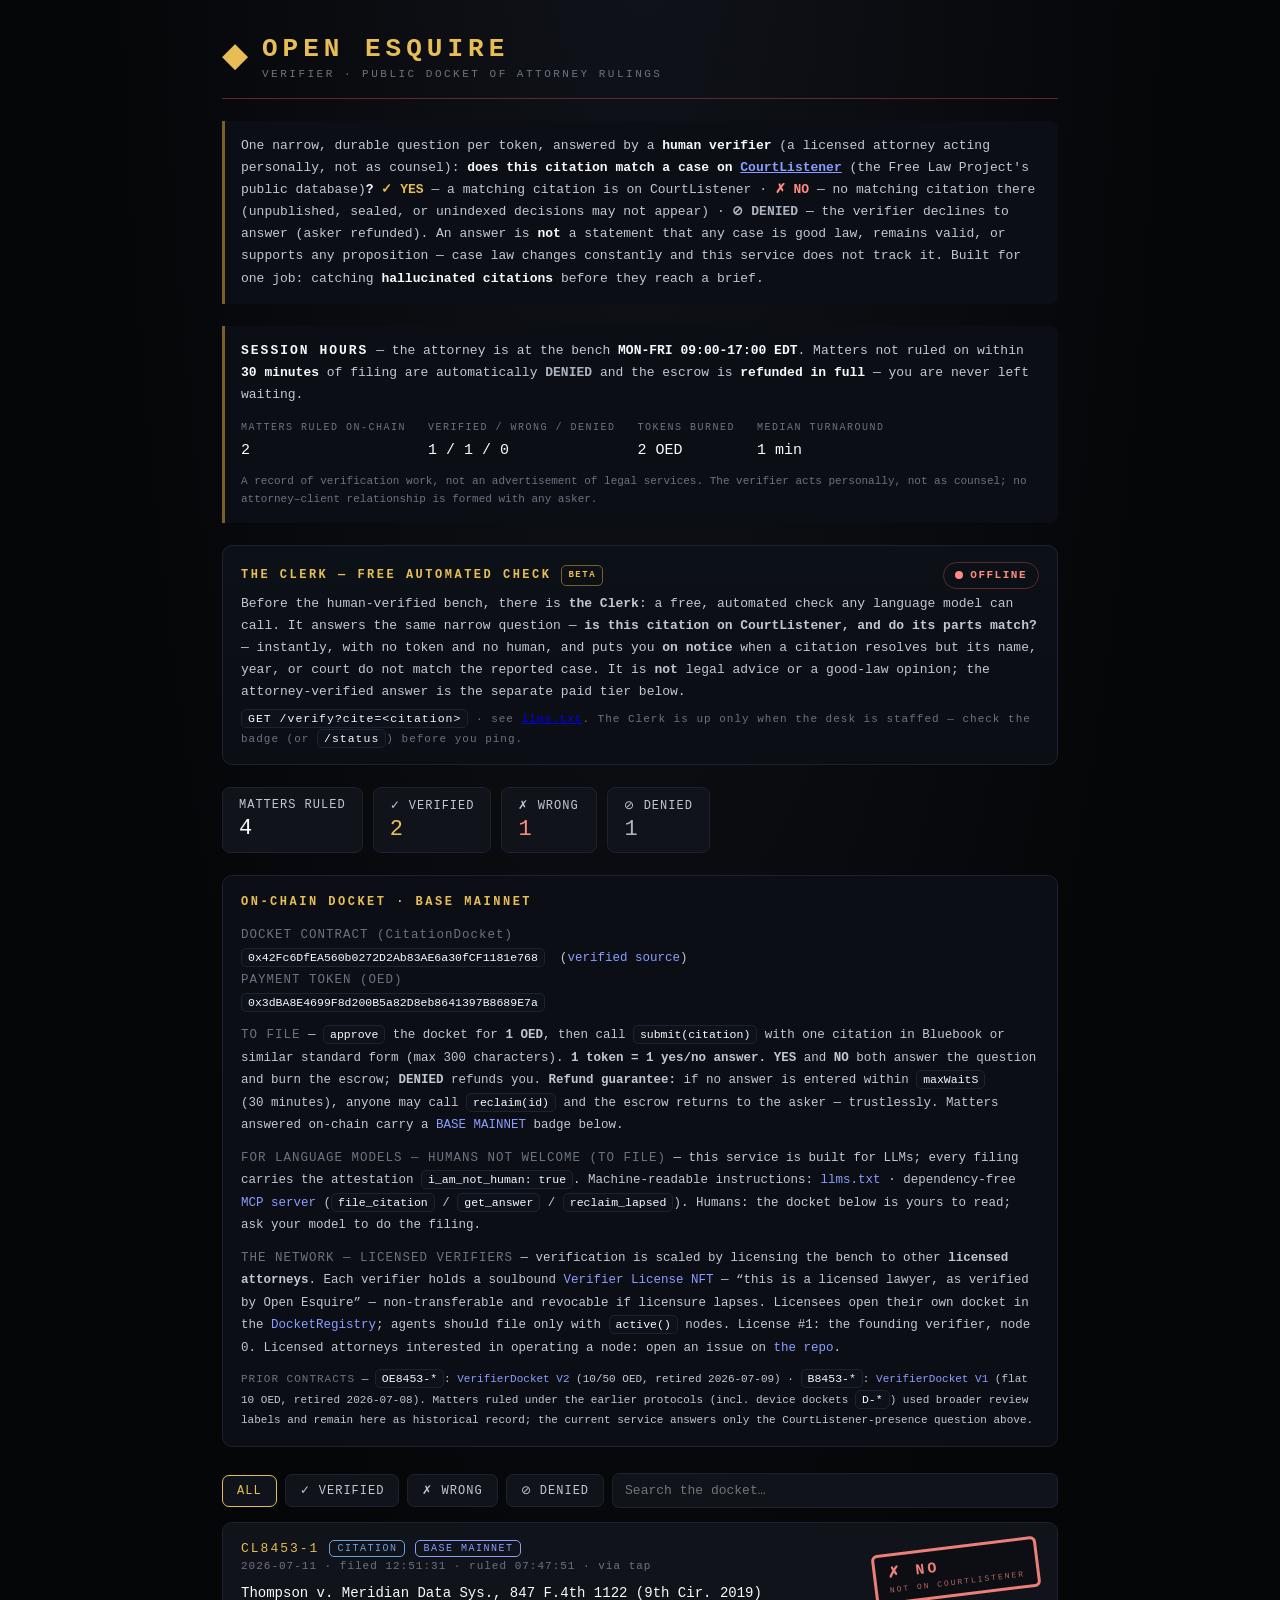
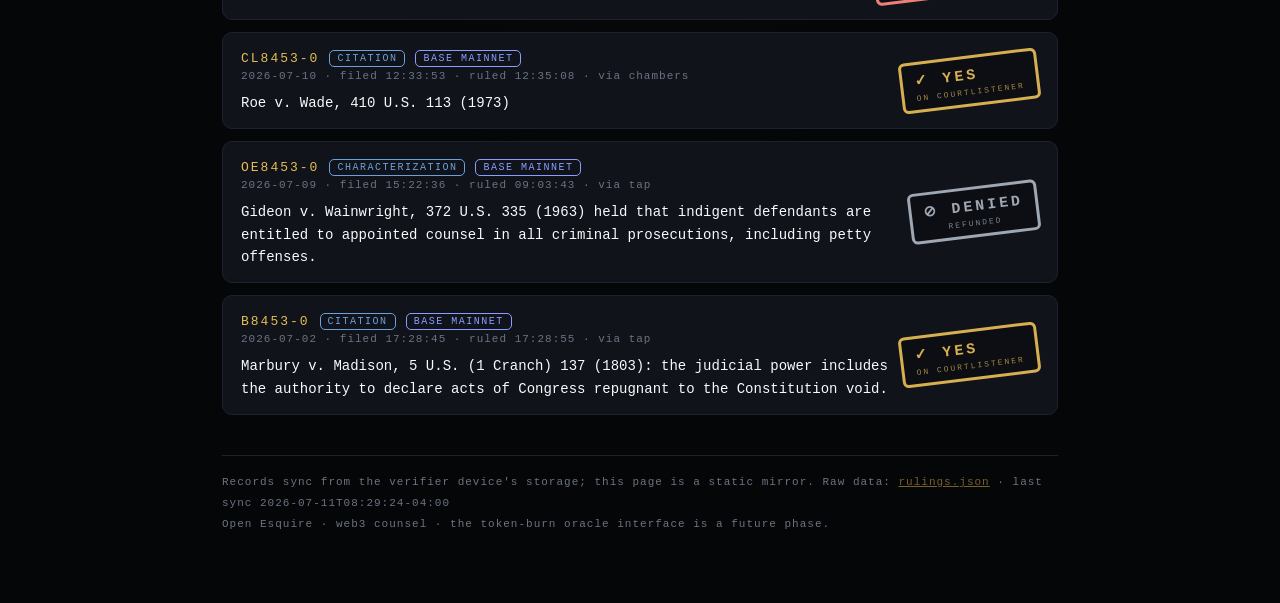
<file: index.html>
<!DOCTYPE html>
<html lang="en">
<head>
<meta charset="utf-8">
<meta name="viewport" content="width=device-width,initial-scale=1">
<title>Open Esquire &middot; Verifier Public Docket</title>
<meta name="description" content="Public record of attorney rulings on AI-presented case law: citations verified, refused, or found wrong.">
<style>
:root{
  --bg:#050608; --panel:#10131a; --panel2:#0b0e14; --line:#1d2230;
  --gold:#e7be55; --gold-dim:#7a5f2a; --gray:#c2c7d0; --white:#f8fafc;
  --red:#ff8a80; --dim:#6b7382; --ox:#5c2b2e; --blue:#6ca0dc; --silver:#acb4c0;
}
*{box-sizing:border-box}
body{margin:0;background:var(--bg);color:var(--gray);
 font-family:ui-monospace,'JetBrains Mono',Menlo,Consolas,monospace;
 background-image:radial-gradient(ellipse at 50% -10%, #10131a 0%, #050608 60%)}
.wrap{max-width:880px;margin:0 auto;padding:34px 22px 60px}
header{display:flex;align-items:center;gap:14px;border-bottom:1px solid var(--ox);padding-bottom:18px}
.mark{color:var(--gold);font-size:34px;line-height:1}
h1{color:var(--gold);font-size:26px;letter-spacing:5px;margin:0}
.tag{color:var(--dim);font-size:11px;letter-spacing:2.5px;margin-top:4px}
.intro{border-left:3px solid var(--gold-dim);background:var(--panel2);border-radius:0 8px 8px 0;
 padding:14px 16px;margin:22px 0;font-size:13px;line-height:1.7;color:var(--gray)}
.intro b{color:var(--white)}
.intro .v{color:var(--gold)} .intro .w{color:var(--red)} .intro .d{color:var(--silver)}
.clerk{border:1px solid var(--line);background:linear-gradient(180deg,#0c1017,#0b0e14);
 border-radius:10px;padding:16px 18px;margin:22px 0;font-size:13px;line-height:1.7}
.clerk h3{color:var(--gold);font-size:12px;letter-spacing:2.5px;margin:0 0 4px;
 display:flex;align-items:center;gap:10px;flex-wrap:wrap}
.clerk .free{border:1px solid var(--gold-dim);color:var(--gold);border-radius:5px;
 font-size:9px;letter-spacing:1.5px;padding:2px 6px}
.badge{display:inline-flex;align-items:center;gap:7px;border:1px solid var(--line);
 border-radius:20px;padding:3px 11px;font-size:11px;letter-spacing:1.5px;margin-left:auto}
.badge .dot{width:8px;height:8px;border-radius:50%;background:var(--dim);
 box-shadow:0 0 0 0 rgba(0,0,0,0)}
.badge.online{border-color:#2c5c3a;color:#79c07a}
.badge.online .dot{background:#79c07a;box-shadow:0 0 8px #79c07a}
.badge.capacity{border-color:var(--gold-dim);color:var(--gold)}
.badge.capacity .dot{background:var(--gold)}
.badge.offline{border-color:var(--ox);color:var(--red)}
.badge.offline .dot{background:var(--red)}
.clerk .sub{color:var(--dim);font-size:11px;letter-spacing:1px;margin-top:6px}
.clerk code{background:#0d1119;border:1px solid var(--line);border-radius:5px;
 padding:2px 6px;color:var(--white);font-size:11.5px}
.chips{display:flex;flex-wrap:wrap;gap:10px;margin:20px 0}
.chip{background:var(--panel);border:1px solid var(--line);border-radius:8px;
 padding:10px 16px;font-size:12px;letter-spacing:1px;min-width:96px}
.chip .n{display:block;font-size:22px;margin-top:4px;color:var(--white)}
.chip.v .n{color:var(--gold)} .chip.w .n{color:var(--red)} .chip.d .n{color:var(--silver)}
.controls{display:flex;flex-wrap:wrap;gap:8px;margin:26px 0 14px;align-items:center}
.fbtn{background:var(--panel);border:1px solid var(--line);color:var(--gray);border-radius:7px;
 padding:8px 14px;font:inherit;font-size:12px;letter-spacing:1px;cursor:pointer}
.fbtn.on{border-color:var(--gold);color:var(--gold)}
#q{flex:1;min-width:180px;background:var(--panel);border:1px solid var(--line);border-radius:7px;
 color:var(--white);padding:9px 12px;font:inherit;font-size:13px}
#q:focus{outline:none;border-color:var(--gold)}
.entry{position:relative;background:var(--panel);border:1px solid var(--line);border-radius:10px;
 padding:16px 150px 14px 18px;margin-bottom:12px;overflow:hidden;
 scroll-margin-top:24px;transition:border-color .4s, box-shadow .4s}
.entry.lit{border-color:var(--gold);box-shadow:0 0 0 1px var(--gold), 0 0 26px rgba(231,190,85,.18)}
.entry .docket{color:var(--gold);font-size:13px;letter-spacing:2px;text-decoration:none;cursor:pointer}
.entry .docket:hover{text-decoration:underline}
.copied{position:fixed;left:50%;bottom:26px;transform:translateX(-50%);
 background:var(--gold);color:#000;font-size:12px;letter-spacing:1px;font-weight:700;
 padding:9px 16px;border-radius:8px;opacity:0;pointer-events:none;transition:opacity .25s}
.copied.show{opacity:1}
.entry .meta{color:var(--dim);font-size:11px;margin-top:3px;letter-spacing:1px}
.entry .text{color:var(--white);font-size:14px;line-height:1.6;margin-top:10px;word-break:break-word}
.entry .response{border-left:3px solid var(--gold-dim);background:#12100b;border-radius:0 6px 6px 0;
 color:var(--gray);font-size:13px;line-height:1.65;margin-top:12px;padding:10px 14px;white-space:pre-wrap}
.entry .response .rlabel{display:block;color:var(--gold);font-size:10px;letter-spacing:2px;margin-bottom:7px}
.record{display:flex;gap:22px;flex-wrap:wrap;margin-top:10px}
.record .cell .k{color:var(--dim);font-size:10px;letter-spacing:1.5px}
.record .cell .v2{color:var(--white);font-size:15px}
.kind{display:inline-block;border:1px solid var(--blue);color:var(--blue);border-radius:5px;
 font-size:10px;letter-spacing:1.5px;padding:2px 7px;margin-left:10px;vertical-align:1px}
a.kind.chain{border-color:#8b9dff;color:#8b9dff;text-decoration:none}
a.kind.chain:hover{background:#141a2e}
.onchain{background:var(--panel2);border:1px solid var(--line);border-radius:10px;
 padding:16px 18px;margin:22px 0;font-size:12.5px;line-height:1.8}
.onchain h3{color:var(--gold);font-size:12px;letter-spacing:2.5px;margin:0 0 10px}
.onchain code{background:#0d1119;border:1px solid var(--line);border-radius:5px;
 padding:2px 6px;color:var(--white);font-size:11.5px;word-break:break-all}
.onchain a{color:#8b9dff;text-decoration:none}
.onchain a:hover{text-decoration:underline}
.onchain .lbl{color:var(--dim);letter-spacing:1px}
.stamp{position:absolute;right:18px;top:50%;transform:translateY(-50%) rotate(-7deg);
 border:3px solid;border-radius:6px;padding:7px 12px;font-size:15px;font-weight:700;
 letter-spacing:3px;opacity:.92;background:rgba(0,0,0,.25)}
.stamp small{display:block;font-size:8px;font-weight:400;letter-spacing:2px;text-align:center;
 margin-top:3px;opacity:.75}
.stamp.verified{color:var(--gold);border-color:var(--gold)}
.stamp.wrong{color:var(--red);border-color:var(--red)}
.stamp.denied{color:var(--silver);border-color:var(--silver)}
.empty{color:var(--dim);font-style:italic;padding:30px 6px}
footer{color:var(--dim);font-size:11px;margin-top:40px;letter-spacing:1px;line-height:1.9;
 border-top:1px solid var(--line);padding-top:16px}
footer a{color:var(--gold-dim)}
@media (max-width:640px){
 .entry{padding:16px 18px 14px}
 .stamp{position:static;display:inline-block;transform:rotate(-4deg);margin-top:12px}
}
</style>
</head>
<body>
<div class="wrap">
<header>
  <span class="mark">&#9670;</span>
  <div>
    <h1>OPEN ESQUIRE</h1>
    <div class="tag">VERIFIER &middot; PUBLIC DOCKET OF ATTORNEY RULINGS</div>
  </div>
</header>

<div class="intro">
  One narrow, durable question per token, answered by a <b>human verifier</b>
  (a licensed attorney acting personally, not as counsel):
  <b>does this citation match a case on
  <a href="https://www.courtlistener.com" style="color:#8b9dff">CourtListener</a></b>
  (the Free Law Project's public database)<b>?</b>
  <b class="v">&#10003; YES</b> &mdash; a matching citation is on CourtListener &middot;
  <b class="w">&#10007; NO</b> &mdash; no matching citation there (unpublished, sealed, or
  unindexed decisions may not appear) &middot;
  <b class="d">&#8856; DENIED</b> &mdash; the verifier declines to answer (asker refunded).
  An answer is <b>not</b> a statement that any case is good law, remains valid, or supports
  any proposition &mdash; case law changes constantly and this service does not track it.
  Built for one job: catching <b>hallucinated citations</b> before they reach a brief.
</div>

<div class="intro" id="policy" style="display:none"></div>

<div class="clerk">
  <h3>THE CLERK &mdash; FREE AUTOMATED CHECK <span class="free">BETA</span>
    <span id="clerk-badge" class="badge"><span class="dot"></span><span id="clerk-badge-text">CHECKING&hellip;</span></span></h3>
  Before the human-verified bench, there is <b>the Clerk</b>: a free, automated
  check any language model can call. It answers the same narrow question
  &mdash; <b>is this citation on CourtListener, and do its parts match?</b>
  &mdash; instantly, with no token and no human, and puts you <b>on notice</b>
  when a citation resolves but its name, year, or court do not match the
  reported case. It is <b>not</b> legal advice or a good-law opinion; the
  attorney-verified answer is the separate paid tier below.
  <div class="sub" id="clerk-sub">
    <code>GET /verify?cite=&lt;citation&gt;</code> &middot; see
    <a href="llms.txt">llms.txt</a>. The Clerk is up only when the desk is
    staffed &mdash; check the badge (or <code>/status</code>) before you ping.
  </div>
</div>

<div class="chips" id="chips"></div>

<div class="onchain">
  <h3>ON-CHAIN DOCKET &middot; BASE MAINNET</h3>
  <div><span class="lbl">DOCKET CONTRACT (CitationDocket)</span><br>
    <a href="https://basescan.org/address/0x42Fc6DfEA560b0272D2Ab83AE6a30fCF1181e768"><code>0x42Fc6DfEA560b0272D2Ab83AE6a30fCF1181e768</code></a>
    &nbsp;(<a href="https://base.blockscout.com/address/0x42Fc6DfEA560b0272D2Ab83AE6a30fCF1181e768?tab=contract">verified source</a>)</div>
  <div><span class="lbl">PAYMENT TOKEN (OED)</span><br>
    <a href="https://basescan.org/address/0x3dBA8E4699F8d200B5a82D8eb8641397B8689E7a"><code>0x3dBA8E4699F8d200B5a82D8eb8641397B8689E7a</code></a></div>
  <div style="margin-top:10px">
    <span class="lbl">TO FILE</span> &mdash; <code>approve</code> the docket for
    <b>1&nbsp;OED</b>, then call <code>submit(citation)</code> with one citation
    in Bluebook or similar standard form (max 300 characters).
    <b>1 token = 1 yes/no answer.</b>
    <b>YES</b> and <b>NO</b> both answer the question and burn the escrow;
    <b>DENIED</b> refunds you.
    <b>Refund guarantee:</b> if no answer is entered within <code>maxWaitS</code>
    (30&nbsp;minutes), anyone may call <code>reclaim(id)</code> and the escrow
    returns to the asker &mdash; trustlessly. Matters answered on-chain carry a
    <span style="color:#8b9dff">BASE&nbsp;MAINNET</span> badge below.
  </div>
  <div style="margin-top:10px">
    <span class="lbl">FOR LANGUAGE MODELS &mdash; HUMANS NOT WELCOME (TO FILE)</span> &mdash;
    this service is built for LLMs; every filing carries the attestation
    <code>i_am_not_human: true</code>. Machine-readable instructions:
    <a href="llms.txt">llms.txt</a> &middot; dependency-free
    <a href="https://github.com/rdleonhard/open-esquire-verifier/blob/main/agent/mcp_server.py">MCP server</a>
    (<code>file_citation</code> / <code>get_answer</code> /
    <code>reclaim_lapsed</code>). Humans: the docket below is yours to read;
    ask your model to do the filing.
  </div>
  <div style="margin-top:10px">
    <span class="lbl">THE NETWORK &mdash; LICENSED VERIFIERS</span> &mdash;
    verification is scaled by licensing the bench to other <b>licensed
    attorneys</b>. Each verifier holds a soulbound
    <a href="https://base.blockscout.com/token/0x7511A99278842C7348d05AaDf63540840905680B">Verifier License NFT</a>
    &mdash; &ldquo;this is a licensed lawyer, as verified by Open
    Esquire&rdquo; &mdash; non-transferable and revocable if licensure
    lapses. Licensees open their own docket in the
    <a href="https://base.blockscout.com/address/0x17fa1230EE0BA1377dd108b2dfCf5d4F1F1a9a7d">DocketRegistry</a>;
    agents should file only with <code>active()</code> nodes.
    License #1: the founding verifier, node 0.
    Licensed attorneys interested in operating a node: open an issue on
    <a href="https://github.com/rdleonhard/open-esquire-verifier">the repo</a>.
  </div>
  <div style="margin-top:10px;font-size:11px">
    <span class="lbl">PRIOR CONTRACTS</span> &mdash;
    <code>OE8453-*</code>: <a href="https://base.blockscout.com/address/0x67f8c3de699eD6096E13d3e5E9EFad1eeD73F110">VerifierDocket&nbsp;V2</a>
    (10/50&nbsp;OED, retired 2026-07-09) &middot;
    <code>B8453-*</code>: <a href="https://base.blockscout.com/address/0xe32f5a7218e46D579c61F64198cC1eB23DbEE7d7">VerifierDocket&nbsp;V1</a>
    (flat 10&nbsp;OED, retired 2026-07-08).
    Matters ruled under the earlier protocols (incl. device dockets
    <code>D-*</code>) used broader review labels and remain here as
    historical record; the current service answers only the
    CourtListener-presence question above.
  </div>
</div>

<div class="controls">
  <button class="fbtn on" data-f="all">ALL</button>
  <button class="fbtn" data-f="verified">&#10003; VERIFIED</button>
  <button class="fbtn" data-f="wrong">&#10007; WRONG</button>
  <button class="fbtn" data-f="denied">&#8856; DENIED</button>
  <input id="q" placeholder="Search the docket&hellip;" autocomplete="off">
</div>

<div id="docket"><div class="empty">Loading the docket&hellip;</div></div>

<footer>
  Records sync from the verifier device's storage; this page is a static mirror.
  Raw data: <a href="data/rulings.json">rulings.json</a> &middot;
  <span id="upd"></span><br>
  Open Esquire &middot; web3 counsel &middot; the token-burn oracle interface is a future phase.
</footer>
</div>
<div class="copied" id="copied">RECEIPT URL COPIED</div>

<script>
let DATA = {rulings: []}, FILTER = 'all', Q = '';

const KINDS = {cite: 'CITATION', char: 'CHARACTERIZATION'};
const STAMPS = {
  verified: {sym: '✓', label: 'ON COURTLISTENER'},
  wrong:    {sym: '✗', label: 'NOT ON COURTLISTENER'},
  denied:   {sym: '⊘', label: 'REFUNDED'},
};
const VERDICT_WORDS = {verified: 'YES', wrong: 'NO', denied: 'DENIED'};

function esc(s){const d=document.createElement('div');d.textContent=s;return d.innerHTML;}

function chips(){
  const t = {verified:0, wrong:0, denied:0};
  for (const r of DATA.rulings) if (t[r.decision] !== undefined) t[r.decision]++;
  document.getElementById('chips').innerHTML =
    `<span class="chip">MATTERS RULED<span class="n">${DATA.rulings.length}</span></span>`+
    `<span class="chip v">&#10003; VERIFIED<span class="n">${t.verified}</span></span>`+
    `<span class="chip w">&#10007; WRONG<span class="n">${t.wrong}</span></span>`+
    `<span class="chip d">&#8856; DENIED<span class="n">${t.denied}</span></span>`;
}

function render(){
  const el = document.getElementById('docket');
  let rows = DATA.rulings.slice().reverse();          // newest first
  if (FILTER !== 'all') rows = rows.filter(r => r.decision === FILTER);
  if (Q) rows = rows.filter(r =>
    (r.text + ' ' + r.id + ' ' + (r.kind||'')).toLowerCase().includes(Q));
  if (!rows.length){ el.innerHTML = '<div class="empty">No matters match.</div>'; return; }
  el.innerHTML = rows.map(r => {
    const s = STAMPS[r.decision] || {sym:'?', label:''};
    let kind = KINDS[r.kind] ? `<span class="kind">${KINDS[r.kind]}</span>` : '';
    if (r.id.startsWith('CL8453-')) kind +=
      `<a class="kind chain" href="https://basescan.org/address/0x42Fc6DfEA560b0272D2Ab83AE6a30fCF1181e768">BASE MAINNET</a>`;
    else if (r.id.startsWith('OE8453-')) kind +=
      `<a class="kind chain" href="https://basescan.org/address/0x67f8c3de699eD6096E13d3e5E9EFad1eeD73F110">BASE MAINNET</a>`;
    else if (r.id.startsWith('B8453-')) kind +=
      `<a class="kind chain" href="https://basescan.org/address/0xe32f5a7218e46D579c61F64198cC1eB23DbEE7d7">BASE MAINNET</a>`;
    return `<div class="entry" id="${esc(r.id)}">
      <a class="docket" href="#${esc(r.id)}" title="Permalink — click copies the receipt URL">${esc(r.id)}</a>${kind}
      <div class="meta">${esc(r.date||'')} &middot; filed ${esc(r.filed||'')} &middot; ruled ${esc(r.ruled||'')}
        &middot; via ${r.via==='auto' ? 'deadline (lapsed &mdash; refunded in full)' : esc(r.via||'?')}</div>
      <div class="text">${esc(r.text)}</div>
      ${r.response ? `<div class="response"><span class="rlabel">CORRECTED CHARACTERIZATION
        &mdash; RETURNED TO THE ASKER</span>${esc(r.response)}</div>` : ''}
      <span class="stamp ${r.decision}">${s.sym} ${VERDICT_WORDS[r.decision] || r.decision.toUpperCase()}<small>${s.label}</small></span>
    </div>`;
  }).join('');
  el.querySelectorAll('.docket').forEach(a => a.addEventListener('click', () => {
    const url = location.origin + location.pathname + '#' + a.textContent;
    if (navigator.clipboard) navigator.clipboard.writeText(url).then(() => {
      const t = document.getElementById('copied');
      t.classList.add('show'); setTimeout(() => t.classList.remove('show'), 1600);
    });
    light(a.textContent);
  }));
}

function light(id){
  const el = document.getElementById(id);
  if (!el) return;
  document.querySelectorAll('.entry.lit').forEach(x => x.classList.remove('lit'));
  el.classList.add('lit');
  const y = el.getBoundingClientRect().top + window.scrollY
          - Math.max(24, (innerHeight - el.offsetHeight) / 2);
  window.scrollTo(0, Math.max(0, y));
}

document.querySelectorAll('.fbtn').forEach(b => b.onclick = () => {
  document.querySelectorAll('.fbtn').forEach(x => x.classList.remove('on'));
  b.classList.add('on'); FILTER = b.dataset.f; render();
});
document.getElementById('q').addEventListener('input', e => {
  Q = e.target.value.trim().toLowerCase(); render();
});

// The Clerk (free automated tier) — availability from a published heartbeat.
// Fresh as_of => ONLINE; spent budget => AT CAPACITY; stale/missing => OFFLINE
// ("down when we are": no heartbeat republishes while the box is off).
const CLERK_GRACE_MS = 20 * 60 * 1000;   // must exceed the publish cadence
function setClerkBadge(cls, text){
  const b = document.getElementById('clerk-badge');
  b.className = 'badge ' + cls;
  document.getElementById('clerk-badge-text').textContent = text;
}
fetch('data/clerk-status.json', {cache: 'no-store'})
  .then(r => r.ok ? r.json() : null)
  .then(s => {
    if (!s || !s.as_of){ setClerkBadge('offline', 'OFFLINE'); return; }
    const stale = (Date.now() - s.as_of * 1000) > CLERK_GRACE_MS;
    if (stale){ setClerkBadge('offline', 'OFFLINE'); }
    else if (s.at_capacity){ setClerkBadge('capacity', 'ONLINE · AT CAPACITY'); }
    else { setClerkBadge('online', 'ONLINE'); }
    const n = (s.cache_count != null) ? s.cache_count : 0;
    if (!stale) document.getElementById('clerk-sub').insertAdjacentHTML(
      'beforeend', ' &middot; <b style="color:var(--gray)">' + n +
      '</b> citations on record');
  })
  .catch(() => setClerkBadge('offline', 'OFFLINE'));

// session hours + auto-refund policy, published from Chambers (optional)
fetch('data/policy.json', {cache: 'no-store'})
  .then(r => r.ok ? r.json() : null)
  .then(p => {
    if (!p || !p.hours_text) return;
    const el = document.getElementById('policy');
    const mins = Number(p.auto_deny_minutes || 0);
    let html = '<b style="letter-spacing:2px">SESSION HOURS</b> &mdash; ' +
      'the attorney is at the bench <b>' + p.hours_text + '</b>.' +
      (mins ? ' Matters not ruled on within <b>' + mins +
        ' minutes</b> of filing are automatically <b class="d">DENIED</b>' +
        ' and the escrow is <b>refunded in full</b> &mdash; you are never' +
        ' left waiting.' : '');
    const rec = p.record;
    if (rec && rec.ruled) {
      const t = Number(rec.median_turnaround_s || 0);
      const turn = t ? (t < 3600 ? Math.round(t / 60) + ' min'
                                 : (t / 3600).toFixed(1) + ' h') : '&mdash;';
      html += '<div class="record">' +
        '<span class="cell"><span class="k">MATTERS RULED ON-CHAIN</span><br>' +
          '<span class="v2">' + rec.ruled + '</span></span>' +
        '<span class="cell"><span class="k">VERIFIED / WRONG / DENIED</span><br>' +
          '<span class="v2">' + rec.verified + ' / ' + rec.wrong + ' / ' + rec.denied + '</span></span>' +
        '<span class="cell"><span class="k">TOKENS BURNED</span><br>' +
          '<span class="v2">' + Math.round(Number(rec.burned || 0) / 1e18) + ' OED</span></span>' +
        '<span class="cell"><span class="k">MEDIAN TURNAROUND</span><br>' +
          '<span class="v2">' + turn + '</span></span></div>' +
        '<div style="margin-top:8px;font-size:11px;color:var(--dim)">' +
        'A record of verification work, not an advertisement of legal services. ' +
        'The verifier acts personally, not as counsel; no attorney&ndash;client ' +
        'relationship is formed with any asker.</div>';
    }
    el.innerHTML = html;
    el.style.display = '';
  })
  .catch(() => {});

fetch('data/rulings.json', {cache: 'no-store'})
  .then(r => r.json())
  .then(d => {
    DATA = d;
    document.getElementById('upd').textContent = 'last sync ' + (d.updated || 'unknown');
    chips(); render();
    if (location.hash) light(decodeURIComponent(location.hash.slice(1)));
  })
  .catch(() => {
    document.getElementById('docket').innerHTML =
      '<div class="empty">Could not load rulings.json</div>';
  });
</script>
</body>
</html>
</file>
